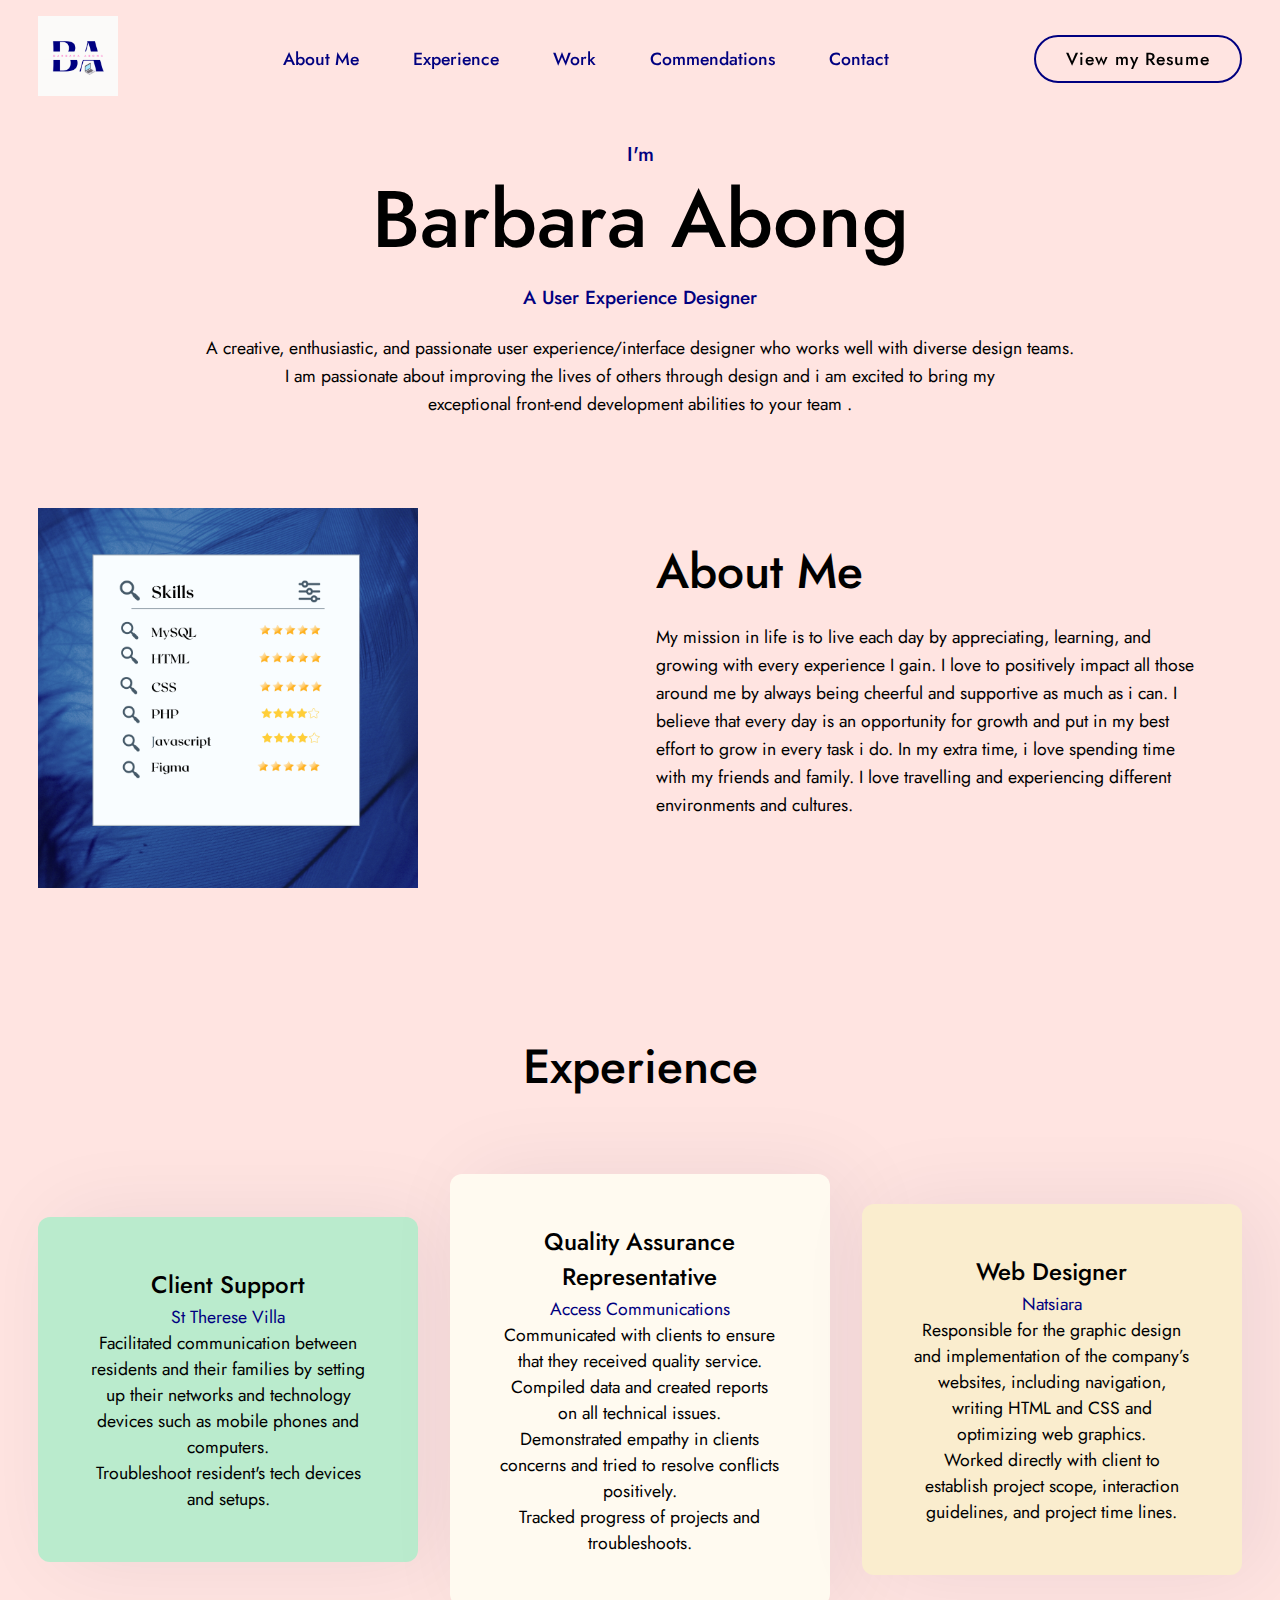
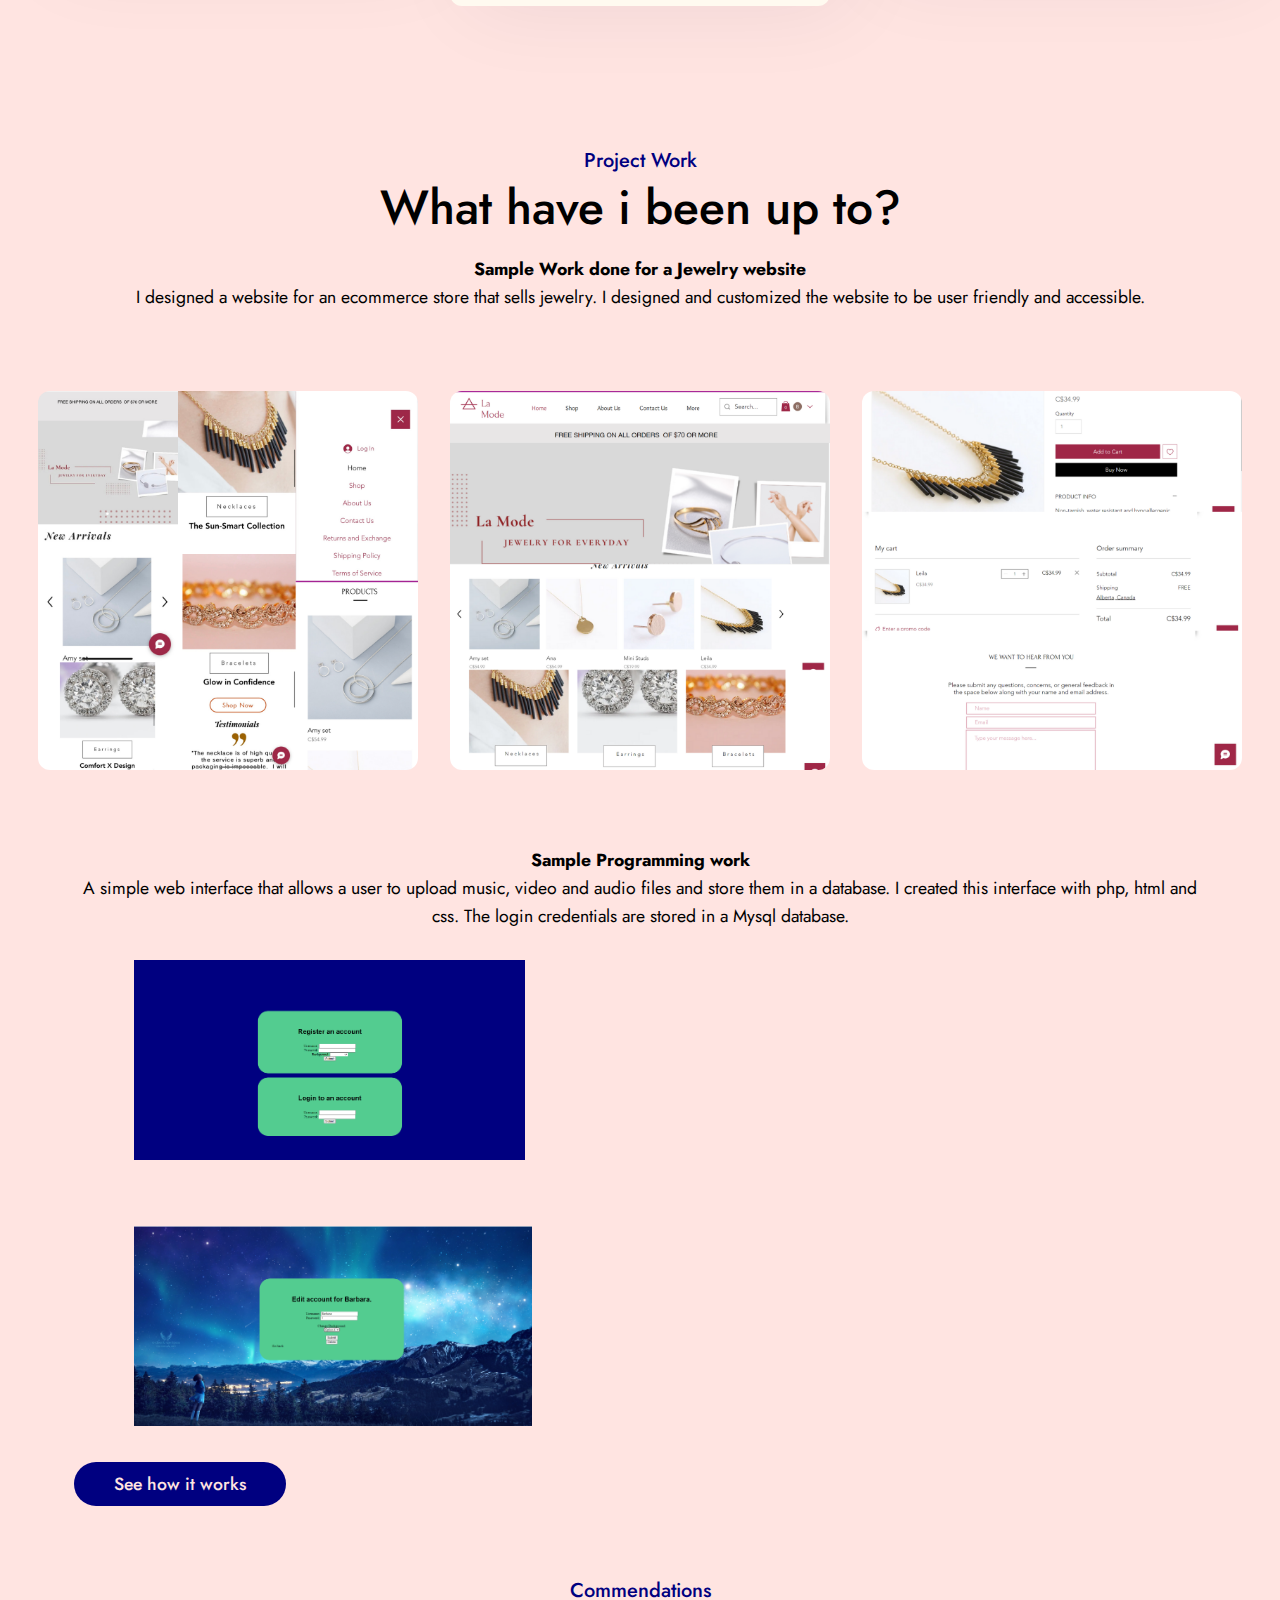
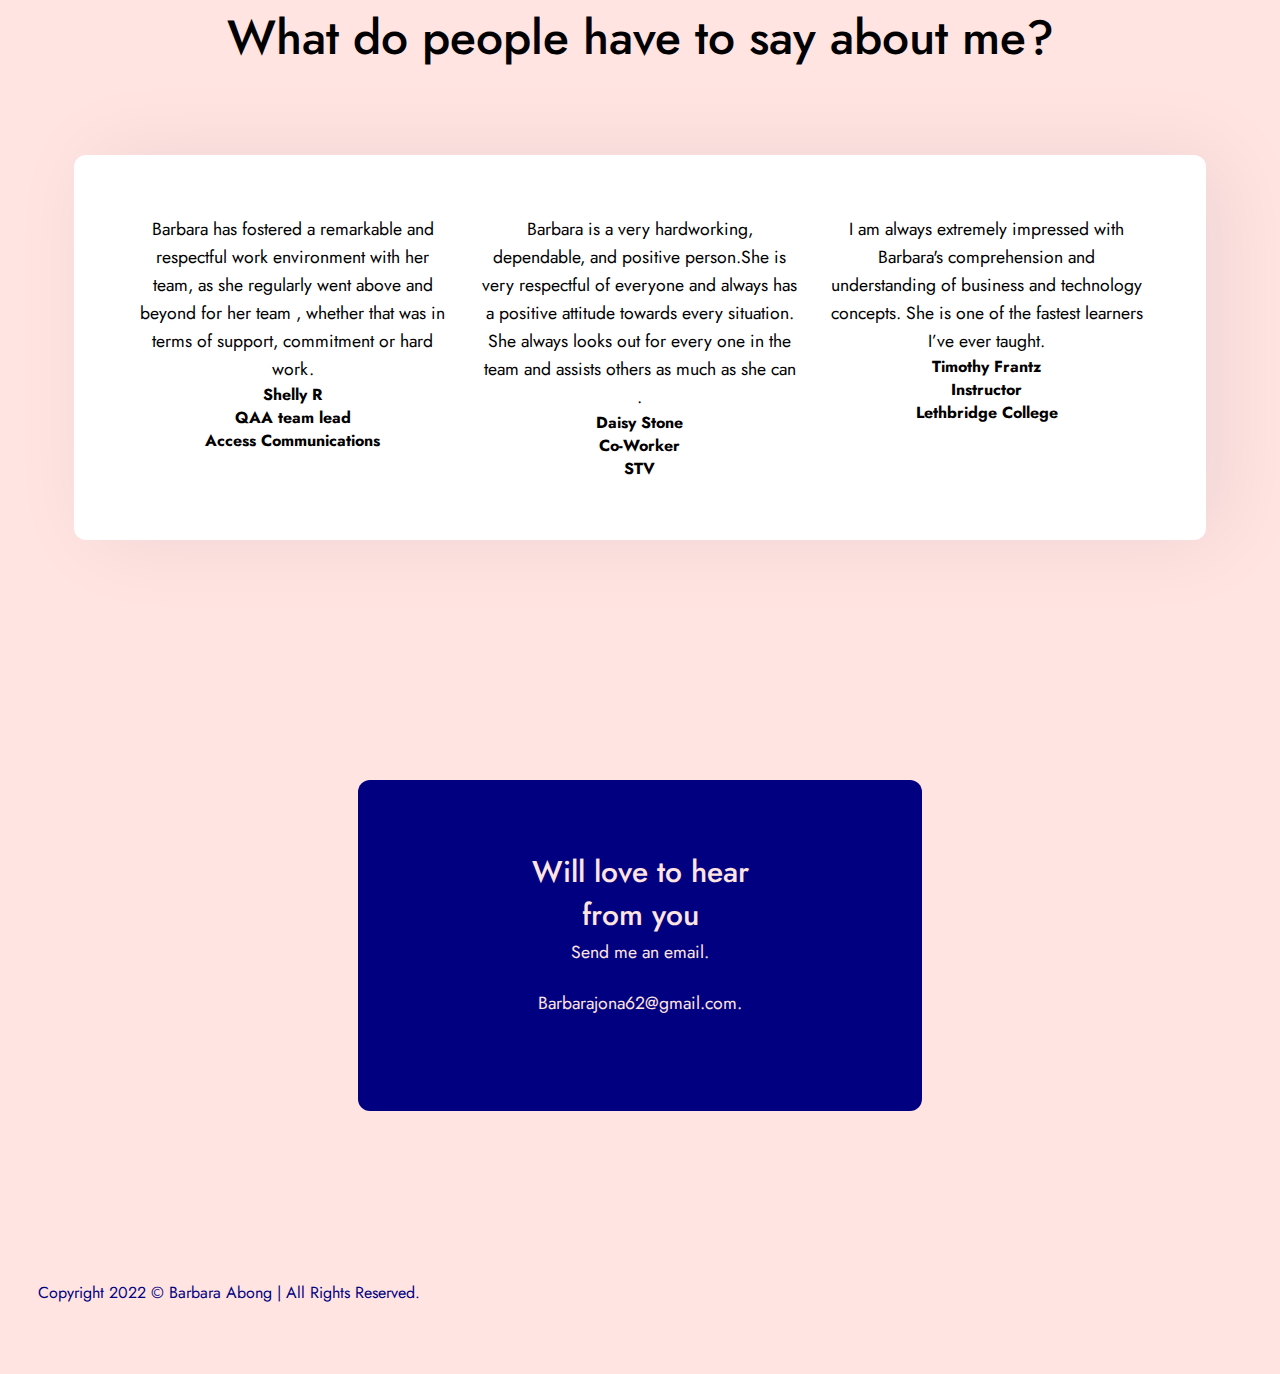
<file: index.html>
<!DOCTYPE html>
<html>
<head>
	<meta charset="utf-8">
	<meta name="viewport" content="width=device-width, initial-scale=1">
	<title>Barbara Abong's Portfolio</title>
	<link rel="stylesheet" type="text/css" href="style.css">
    <link rel="preconnect" href="https://fonts.googleapis.com">
    <link rel="preconnect" href="https://fonts.gstatic.com" crossorigin>
    <link href="https://fonts.googleapis.com/css2?family=Jost:wght@100;200;300;400;500;600;700;800;900&display=swap" rel="stylesheet">
</head>

<body>
	<!--------header---->
	<header>
		<a href="#" class="logo"><img src="logo.png"></a>
		<div class="bx bx-menu" id="menu-icon"></div>
		<ul class="navlist">
			<li><a href="#about">About Me</a></li>
			<li><a href="#experience">Experience</a></li>
			<li><a href="#portfolio">Work</a></li>
			<li><a href="#commendations">Commendations</a></li>
			<li><a href="#contact">Contact</a></li>
		</ul>
		<a href="resume.pdf" class="top-btn">View my Resume</a>
	</header>

	
	<section class="sub-service"></section>
		<div class="home-text">
			<h3> I'm</h3>
			<h1>Barbara Abong</h1>
			<h5><span>A User Experience Designer </span></h5>
			<p>A creative, enthusiastic, and passionate user experience/interface designer who works well with diverse design teams. <br> 
				 I am passionate about improving the lives of others through design and i am excited to bring my <br> 
				 exceptional front-end development abilities to your team .<br>
			</p> 
		</div>
	

	<!--------About---->
	<section class="about" id="about">
		<div class="about-img">
			<img src="skills.png">
		</div>

		<div class="about-text">
			<h2>About Me</h2>
			<p>My mission in life is to live each day by appreciating, learning, and growing with every experience I gain. 
				I love to positively impact all those around me by always being cheerful and supportive as much as i can.
			    I believe that every day is an opportunity for growth and put in my best effort to grow in every task i do. 
			    In my extra time, i love spending time with my friends and family. I love travelling and experiencing different environments and cultures. </p>
		</div>
	</section>
	<section class="experience" id="experience">
		<div class="heading">
			<h2>Experience</h2>
		</div>
		
		<div class="experience-box">
			<div class="wrap one">
				<h3>Client Support</h3>
				<p><span>St Therese Villa</span></p>
				<p>Facilitated communication between residents and their families by setting up their networks and 
					technology devices such as mobile phones and computers.<br>
					 Troubleshoot resident's tech devices and setups.</p>
			</div>

			<div class="wrap two">
				<h3>Quality Assurance Representative</h3>
				<p><span>Access Communications</span></p>
				<p>Communicated with clients to ensure that they received quality service.<br>
					Compiled data and created reports on all technical issues.<br>
					Demonstrated empathy in clients concerns and tried to resolve conflicts positively.<br>
					Tracked progress of projects and troubleshoots.<br>
				</p>
			</div>

			<div class="wrap three">
				<h3>Web Designer</h3>
				<p><span> Natsiara</span></p>
				<p>Responsible for the graphic design and implementation of the company’s websites, including navigation, 
					writing HTML and CSS and optimizing web graphics.<br>
					Worked directly with client to establish project scope, interaction guidelines, and project time lines.<br>
					</p>
			</div>

		</div>
	</section>  

	<!--------portfolio---->
	
	<section class="portfolio" id="portfolio">
		<div class="heading">
			<h3>Project Work</h3>
			<h2>What have i been up to?</h2>
			<h5><p>Sample Work done for a Jewelry website</p></h5>
			<p> I designed a website for an ecommerce store that sells jewelry. I designed and customized the website to be user friendly and accessible.</p>
		</div>

		<div class="portfolio-content">
			<div class="col">
				<img src="1.png">
				<div class="layer">
				</div>
			</div>

			<div class="col">
				<img src="2.png">
				<div class="layer">
				</div>
			</div>

			<div class="col">
				<img src="3.png">
				<div class="layer">
				</div>
			</div>
			</div>


		<section class="portfolio" id="portfolio">
			<div class="heading">
				<h5><p>Sample Programming work</p></h5>
				<p>A simple web interface that allows a user to upload music, video and audio files and store them in a database.
				I created this interface with php, html and css. The login credentials are stored in a Mysql database.</p>
			</div>
				<div class="work">
					<img src="9.png" alt="">
				</div>
				
				<div class="work">
					<img src="10.png" alt="">
				</div>
				
				<a href="ass5.html" class="btn">See how it works</a>
		</div>
		
	</section>

	<!--------accolades---->
	<div class="heading">
		<h3>Commendations</h3>
		<h2>What do people have to say about me?</h2>
	<section class="commendations" id="commendations">
	<div class="items">
			<div class="row">
				<div class="column">
				  <p>Barbara has fostered a remarkable and respectful work environment with her team, as she regularly went above and beyond for her team , whether that was in terms of support, commitment or hard work.
					<h4>Shelly R <br>
					QAA team lead<br>Access Communications </h4>
				  </p>
				</div>
			
				<div class="column">
				  <p>Barbara is a very hardworking, dependable, and positive person.She is very respectful of everyone and always has a positive attitude towards every situation. 
					She always looks out for every one in the team and assists others as much as she can .
					<h4>Daisy Stone <br>
						Co-Worker<br> STV</h4></p>
				</div>
				
				<div class="column">
				  <p> I am always extremely impressed with Barbara's comprehension and understanding of business and technology concepts. She is one of the fastest learners I’ve ever taught.
					  <h4>Timothy Frantz <br>
					Instructor<br> Lethbridge College</h4></p>
				</div>
			  </div>
			</div>
		</div>
	</section>


	<!--------contact---->
	<section class="contact" id="contact">
		<div class="container">
			<div class="center">
				<h3>Will love to hear from you</h3>
				<p> Send me an email.</p>
				<p> Barbarajona62@gmail.com.</p>
			</div>
		</div>
	</section>

	<!--------Footer---->
	<section class="footer bg-dark py-5">
        <div class="text-center text-white">
            <span>Copyright 2022 © Barbara Abong | All Rights Reserved. 
            </span>
        </div>
    </section>
	
<!--------Link to js---->
	<script type="text/javascript" src="web.js"></script>
	
	
</body>
</html>
</file>
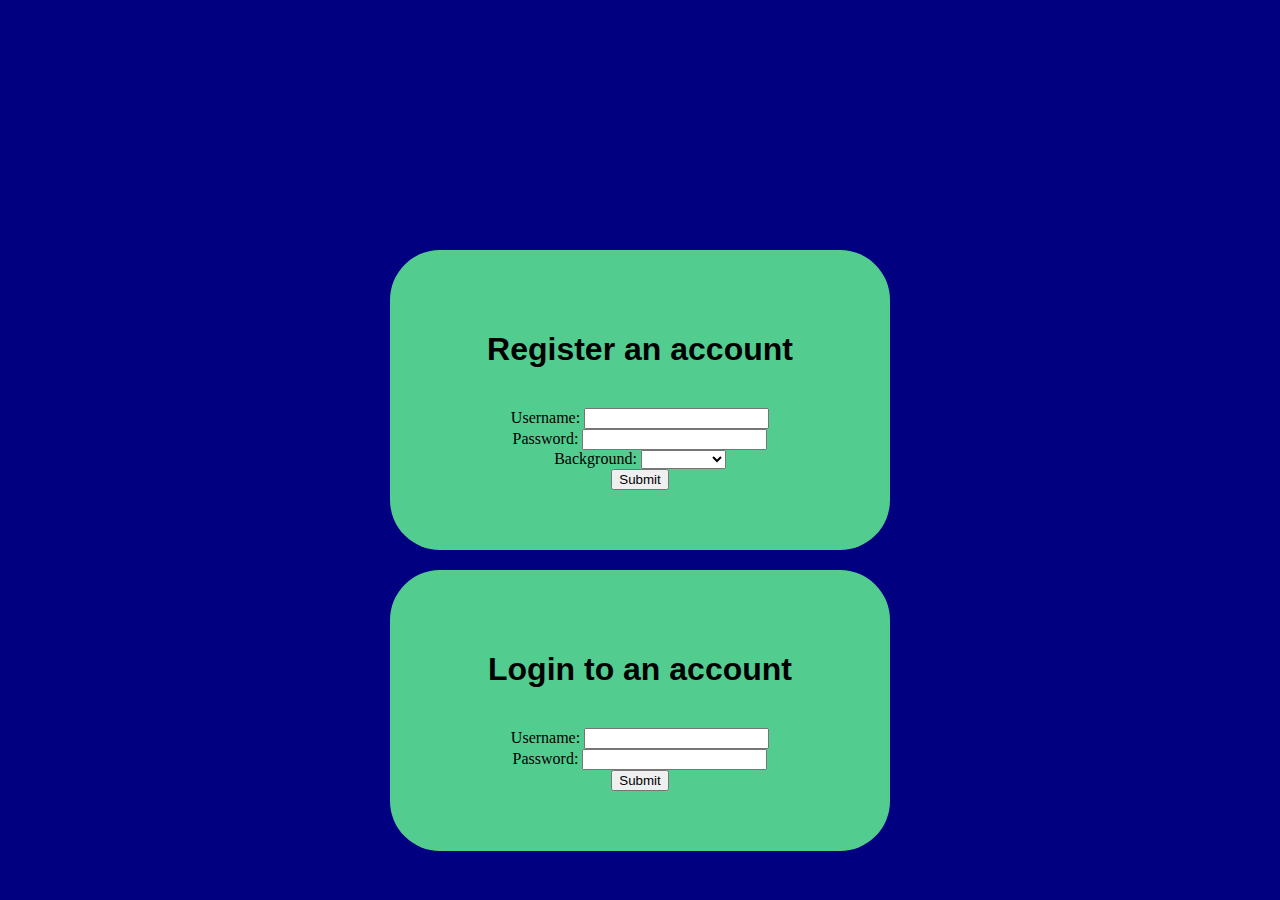
<file: ass5.html>
<!DOCTYPE html>
<head>
    <script src="background.js"></script>
</head>
<body id="bg-body" style="background-color: rgb(0, 0, 128)">
    <div style="margin: auto; width: 30%; margin-top: 250px; padding: 60px; background-color: rgb(83, 204, 144); border-radius: 50px; text-align: center;">
        <form method="POST" action="register.php">
            <h1 style="font-family: sans-serif">Register an account</h1><br>
            <label>Username:</label>
            <input type="text" name="user" id="user" required/><br>
            <label>Password:</label>
            <input type="password" name="pass" id="pass" required/><br>
            <label>Background: </label>
            <select name="bg" id="bg" value="" onchange="changeBG(this.value)">
                <option value=""></option>
                <option value="1">Grass</option>
                <option value="2">Beach</option>
                <option value="3">Sun-Down</option>
                <option value="4">Stars</option>
                <option value="5">Forest</option>
            </select></br>
            <input type="submit" " name="submit" id="submit"/><br>
        </form>
    </div> 
    <div style="margin: auto; width: 30%; padding: 60px; background-color: rgb(83, 204, 144); border-radius: 50px; text-align: center; margin-top: 20px;">
        <form method="POST" action="login.php">
            <h1 style="font-family: sans-serif">Login to an account</h1><br>
            <label>Username:</label>
            <input type="text" name="user" id="user" required/><br>
            <label>Password:</label>
            <input type="password" name="pass" id="pass" required/><br>
            <input type="submit" " name="submit" id="submit"/><br>
        </form>
    </div>

</body>
</html>
</file>
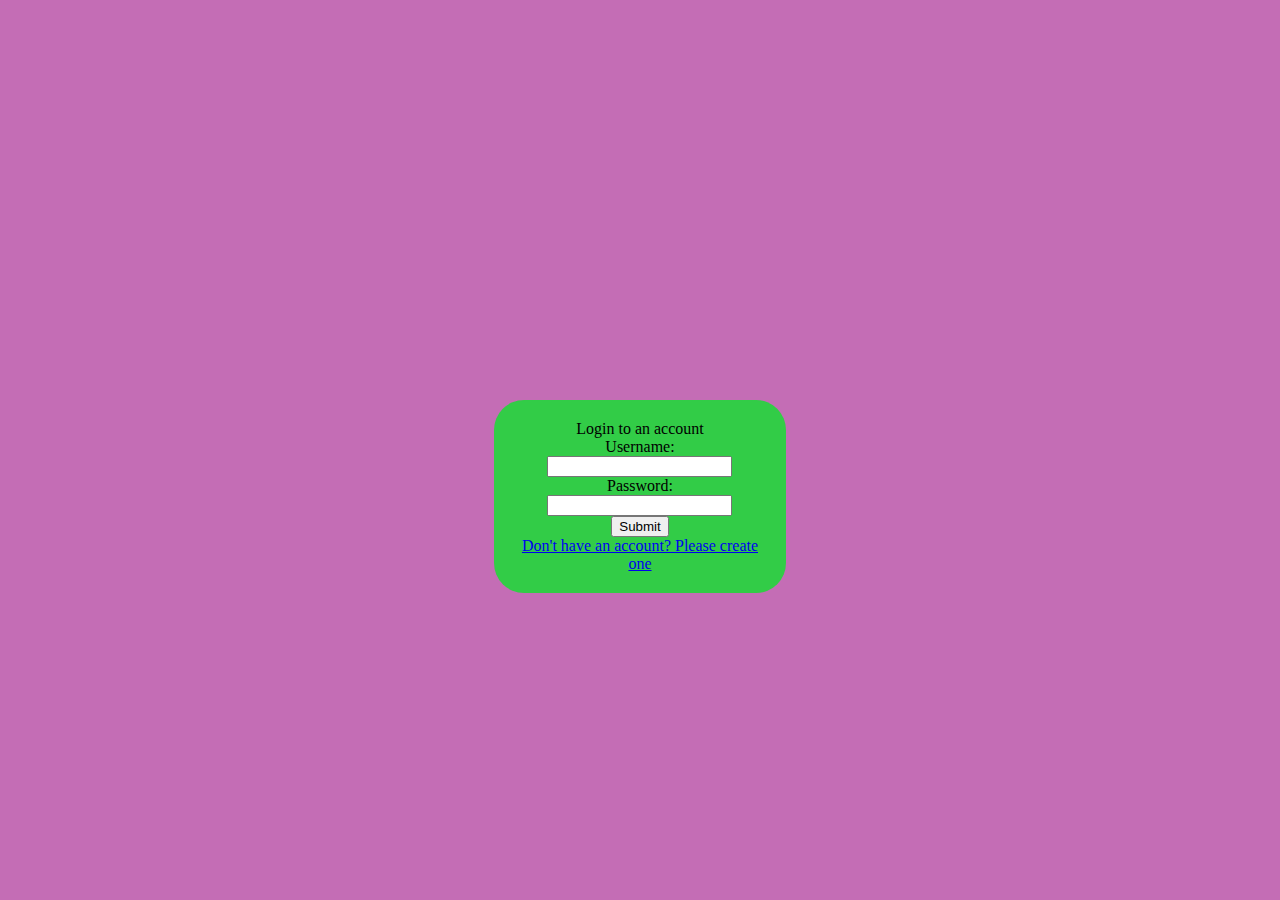
<file: login.html>
<!DOCTYPE html>
<head>
</head>
<body style="background-color: rgb(196, 109, 181)">
    <div style="margin: auto; width: 20%; margin-top: 400px; padding: 20px; background-color: #32cc47; border-radius: 30px; text-align: center;">
        <form method="POST" action="login.php">
            <label>Login to an account</label><br>
            <label>Username:</label>
            <input type="text" name="user" id="user" required/><br>
            <label>Password:</label>
            <input type="password" name="pass" id="pass" required/><br>
            <input type="submit" " name="submit" id="submit"/><br>
            <a href="ass5.html">Don't have an account? Please create one </a>
        </form>
    </div>

</body>
</html>
</file>
<file: style.css>
*{
	padding: 0;
	margin: 0;
	box-sizing: border-box;
	font-family: 'Jost', sans-serif;
	list-style: none;
	text-decoration: none;
	scroll-behavior: smooth;
}
:root{
	--bg-color:#FFE4E1;
	--text-color: #000;
	--secound-color: #000;
	--main-color:#000080;
	--big-font: 5rem;
	--h2-font: 3rem;
	--p-font: 1.1rem;
}
body{
	background: var(--bg-color);
	color: var(--text-color);
}
header{
	position: fixed;
	width: 100%;
	top: 0;
	right: 0;
	z-index: 1000;
	display: flex;
	align-items: center;
	justify-content: space-between;
	background: transparent;
	padding: 30px 18%;
	transition: .3s;
}
.logo img{
	max-width: 80%;
	width: 100px;
	height: auto;
}
.navlist{
	display: flex;
}
.navlist li{
	position: relative;
}
.navlist a{
	font-size: var(--p-font);
	color: var(--main-color);
	font-weight: 500;
	padding: 10px 27px;
}

.navlist a::after{
	content: '';
	position: absolute;
	width: 0;
	height: 2px;
	background: var(--main-color);
	bottom: -3px;
	left: 0;.
	transition: ease .40s;
}
.navlist a:hover::after{
	width: 100%;
}                                            
.portfolio-content{
	display: grid;
	grid-template-columns: repeat(auto-fit, minmax(350px, auto));
	grid-gap: 2rem;
	align-items: center;
	margin-top: 5rem;
	text-align: center;
	cursor: pointer;                         
}

#menu-icon{
	font-size: 35px;
	color: var(--text-color);
	z-index: 10001;
	cursor: pointer;
	display: none;
}
.top-btn{
	display: inline-block;
	padding: 9px 30px;
	background: transparent;
	border: 2px solid var(--main-color);
	border-radius: 30px;
	color: var(--text-color);
	letter-spacing: 1px;
	font-size: var(--p-font);
	font-weight: 500;
	transition: ease .50s;
}
.top-btn:hover{
	transform: scale(1.1);
	background: var(--main-color);
	border: 2px solid var(--main-color);
	color: var(--bg-color);
}

section{
	padding: 100px 18%;
}
.home{
	min-height: 100vh;
	height: 100%;
	width: 100%;
	background-size: cover;
	background-position: center;
	position: relative;
	display: grid;
	grid-template-columns: repeat(2, 1fr);
	align-items: center;
	grid-gap: 4rem;
}
.home-text h1{
	margin: 10px 0px 25px;
	font-size: var(--big-font);
	line-height: 1;
	font-weight: 500;
    align-items: center;
	justify-content: center;
	text-align: center;
}
.home-text h5{
	margin-bottom: 23px;
	font-size: 19px;
	font-weight: 500;
    align-items: center;
	justify-content: center;
	text-align: center;
}
span{
	color:var(--main-color);
    align-items: center;
	justify-content: center;
	text-align: center;
}
.home-text h3{
	color: var(--main-color);
	font-size: 20px;
	font-weight: 500;
    align-items: center;
	justify-content: center;
	text-align: center;
}
.home-text p{
	font-size: var(--p-font);
	color: var(--text-color);
	line-height: 28px;
	margin-bottom: 20px;
    align-items: center;
	justify-content: center;
	text-align: center;
}

.btn{
	display: inline-block;
	color: var(--bg-color); /* ---bg-color*/
	background: var(--main-color);
	font-size: var(--p-font);
	padding: 10px 40px;
	font-weight: 500;
	line-height: 24px;
	border-radius: 30px;
	transition: ease .40s;
}
.btn:hover{
	transform: scale(1.1);
}

header.sticky{
	background: var(--bg-color);
	padding: 13px 18%;
	box-shadow: 0px 0px 10px rgb(0 0 0 / 10%);
}
.box-container  img{
    height:50%;
    width:50%;
    /*object-fit: cover;*/
	align-items: center;
}
.work {
	width: 30%;
	margin-left: 30px;
	margin-right: 40px;
	padding: 30px;
}
.work img {
	height: 200px;
}
.items{
	display: grid;
	grid-template-columns: repeat(auto-fit, minmax(220px, auto));
	grid-gap: 2rem;
	align-items: center;
	text-align: center;
}
.sub-box{
	padding: 45px 45px 45px 45px;
	transition: ease .50s;
	cursor: pointer;
}
.sub-img img{
	max-width: 100%;
	width: 60px;
	height: auto;
	margin-bottom: 20px;
}
.sub-box h3{
	margin-bottom: 20px;
	font-size: 24px;
	font-weight: 500;
}
.sub-box p{
	font-size: var(--p-font);
	color: var(--secound-color);
	line-height: 29px;
}
.sub-box:hover{
	background: #ffffff;
	box-shadow: 18px 0px 87px 0px rgb(10 15 70 / 7%);
	border-radius: 12px;
	will-change: transform;
	transform: perspective(1000px) rotateX(4.80deg) rotateY(10.23deg) scale3d(1.05,1.05,1.05);
}

.about{
	display: grid;
	grid-template-columns: repeat(2, 2fr);
	align-items: center;
	grid-gap: 2rem;
}
.about-img img{
	max-width: 75%;
	width: 380px;
	height: auto;
}
.about-text h2{
	font-size: var(--h2-font);
	font-weight: 500;
	margin: 8px 0px 25px;
	line-height: 1.1;
}
.about-text h3{
	color: var(--main-color);
	font-size: 20px;
	font-weight: 500;
}
.about-text p{
	max-width: 550px;
	font-size: var(--p-font);
	color: var(--secound-color);
	line-height: 28px;
	margin-bottom: 45px;
}

.heading{
	text-align: center;
}
.heading h2{
	font-size: var(--h2-font);
	font-weight: 500;
	margin: 7px 0px 20px;
	line-height: 1.1;
}
.heading h3{
	color: var(--main-color);
	font-size: 20px;
	font-weight: 500;
}
.heading p{
	font-size: var(--p-font);
	color: var(--secound-color);
	line-height: 28px;
}

.col{
	position: relative;
}
.col img{
	max-width: 100%;
	width: 550px;
	height: auto;
	object-fit: cover;
	border-radius: 12px;
}
.layer{
	/*background: transparent;*/
	height: 100%;
	width: 100%;
	position: absolute;
	top: 0;
	left: 0;
	border-radius: 12px;
	transition: all .40s;
}
.layer h3{
	position: absolute;
	width: 100%;
	font-size: 25px;
	font-weight: 500;
	color: var(--bg-color);
	bottom: 0;
	left: 50%;
	/*transform: translateX(-50%);*/
	opacity: 0;
	transition: all .40s;
}

.layer h5{
	position: absolute;
	width: 100%;
	font-size:17px;
	font-weight: 500;
	color: var(--bg-color);
	bottom: 0;
	left: 50%;
	transform: translateX(-50%);
	opacity: 0;
	transition: all .40s;
}
.layer:hover h5{
	bottom: 48%;
	opacity: 1;
}

.service-content{
	display: grid;
	grid-template-columns: repeat(auto-fit, minmax(200px, auto));
	grid-gap: 2rem;
	align-items: center;
	margin-top: 5rem;
}
.row{
	background: #ffffff;
	box-shadow: 18px 0px 87px 0px rgb(10 15 70 / 7%);
	border-radius: 12px;
	padding: 45px 45px 45px 45px;
	transition: ease .45s;
	cursor: pointer;
}

.row h3{
	font-size: 24px;
	font-weight: 500;
	margin-bottom: 2px;
}
.row h5{
	font-size: 17px;
	font-weight: 500;
	margin-bottom: 19px;
}
.row p{
	font-size: var(--p-font);
	color: var(--secound-color);
	line-height: 28px;
}
.row:hover{
	will-change: transform;
	transform: perspective(1000px) rotateX(4.80deg) rotateY(10.23deg) scale3d(1.05,1.05,1.05);
}

.experience-box{
	display: grid;
	grid-template-columns: repeat(auto-fit, minmax(220px, auto));
	grid-gap: 2rem;
	align-items: center;
	margin-top: 5rem;
	text-align: center;
}
.wrap{
	background: #ffffff;
	box-shadow: 18px 0px 87px 0px rgb(10 15 70 / 7%);
	border-radius: 12px;
	padding: 50px 50px 50px 50px;
	transition: ease .40s;
	cursor: pointer;
}
.one{
	background: #baebcd;
}
.two{
	background: #FFFAF0;
}
.three{
	background: #faedce;
}
.wrap h3{
	font-size: 24px;
	font-weight: 500;
	margin-bottom: 2px;
}
.wrap p{
	font-size: var(--p-font);
}

.contact{
	background: #000080;
	width: 44%;
	margin: 100px auto;
	padding: 70px 150px;
	display: flex;
	align-items: center;
	justify-content: center;
	text-align: center;
	border-radius: 12px;
	background-size: cover;
}
.center h3{
	font-size: 30px;
	font-weight: 500;
	margin-bottom: 3px;
	color: var(--bg-color);
}
.center p{
	font-size: var(--p-font);
	color: var(--bg-color);
	line-height: 26px;
	margin-bottom: 25px;
}


.ends{
	text-align: center;
	padding: 40px;
}
.ends p{
	font-size: var(--p-font);
	letter-spacing: 1px;
}
.column {
    float: left;
    width: 33.33%;
    padding: 15px;
  }
.colm {
    float: left;
    width: 25%;
    padding: 10px;
  }
  .row:after {
    content: "";
    display: table;
    clear: both;
  }
  /* Responsive layout - makes the three columns stack on top of each other instead of next to each other */
  @media screen and (max-width:600px) {
    .column {
      width: 100%;
    }
  }
@media (max-width: 1425px){
	header{
		padding: 16px 3%;
		transition: .3s;
	}
	header.sticky{
		padding: 10px 3%;
		transition: .3s;
	}
	section{
		padding: 70px 3%;
		transition: .3s;
	}
	
}

@media (max-width: 970px){
	#menu-icon{
		display: block;
	}
	.home{
		min-height: 80vh;
	}
	.navlist{
		position: absolute;
		top: -600px;
		left: 0;
		right: 0;
		flex-direction: column;
		background: var(--main-color);
		text-align: right;
		transition: all .40s;
	}
	.navlist a{
		display: block;
		padding: 1.2rem;
		margin: 1.5rem;
		border-right: 2px solid var(--bg-color);
		color: var(--bg-color);
	}
	.navlist a:hover{
		background: var(--bg-color);
		color: var(--main-color);
	}
	.navlist a::after{
		display: none;
	}
	.navlist.active{
		top: 100%;
	}
}
</file>
